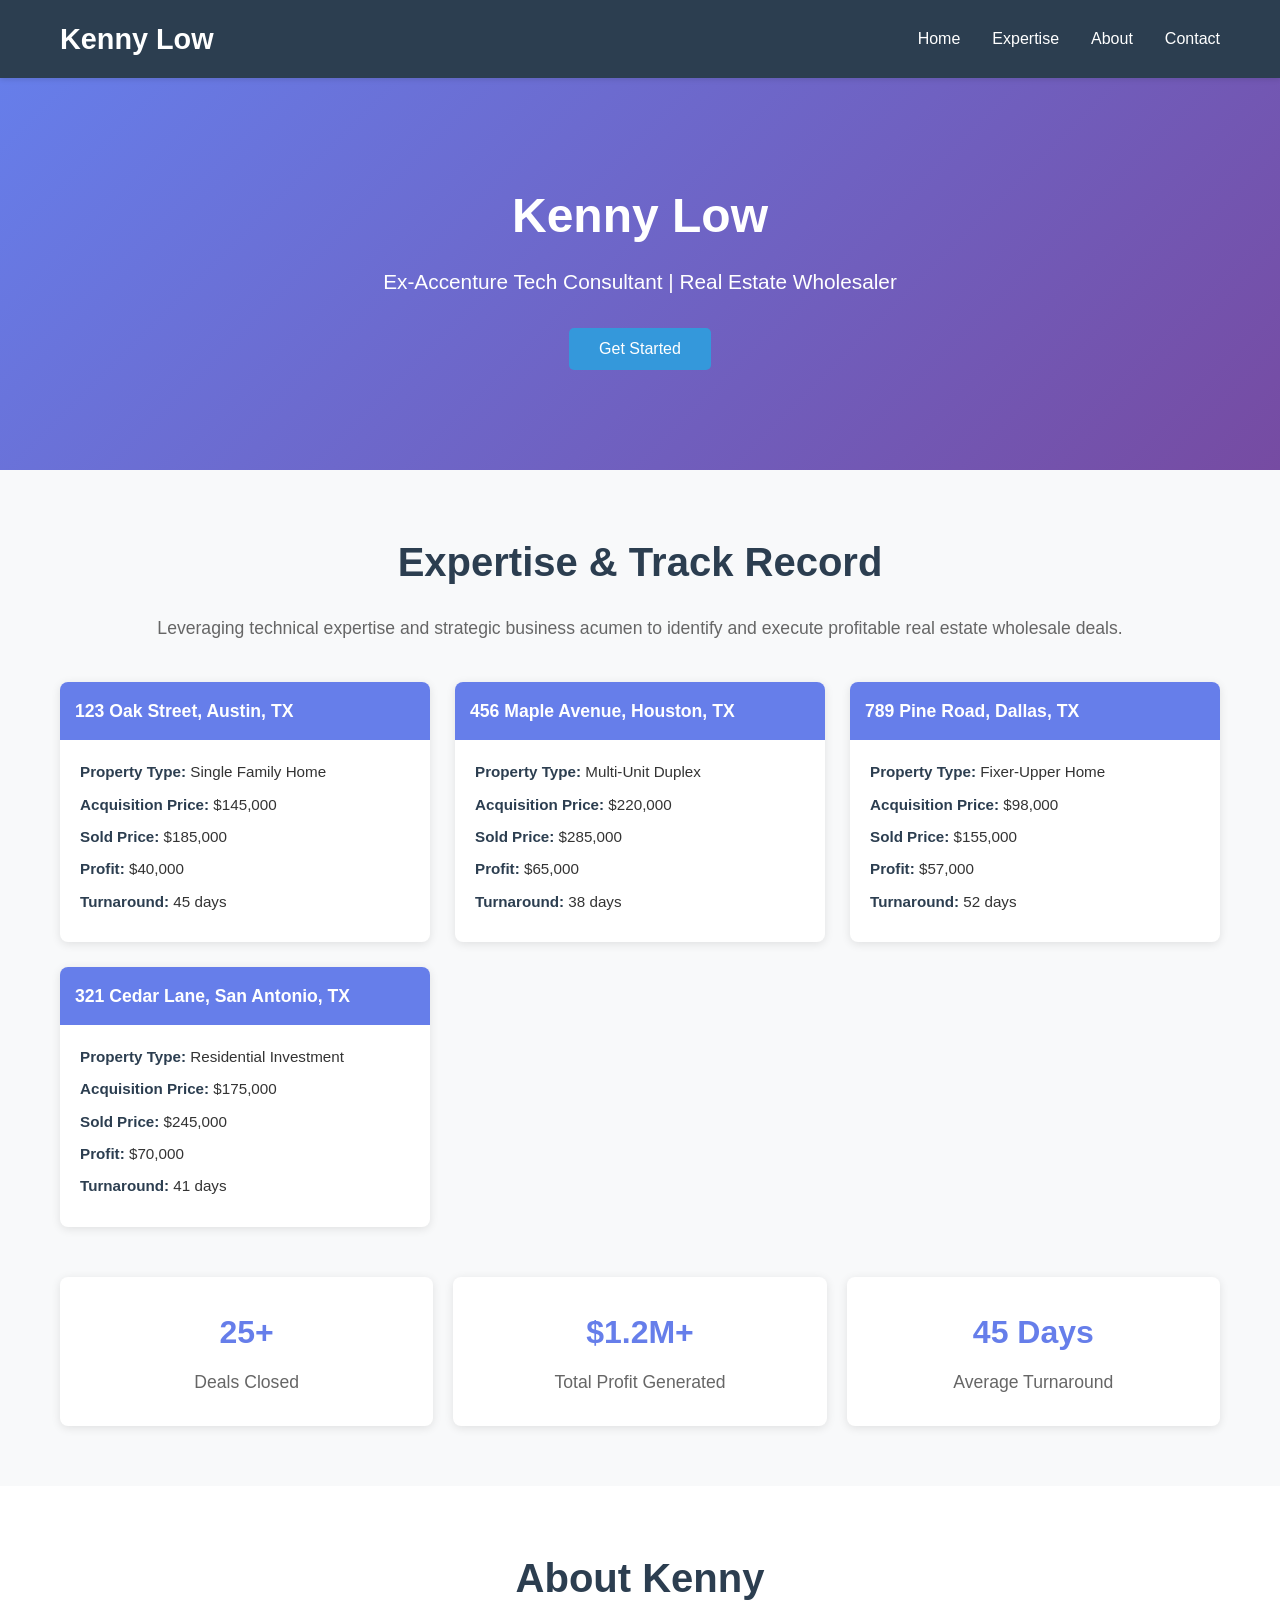
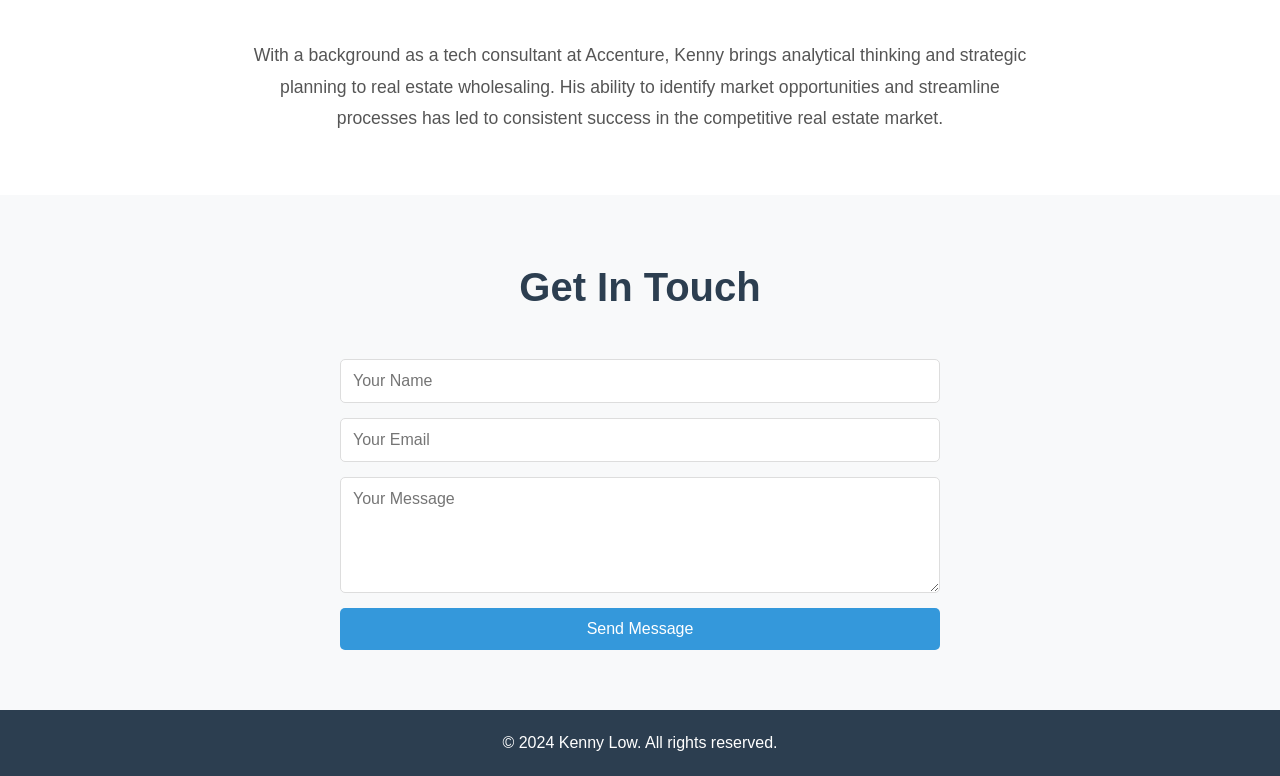
<file: index.html>
<!DOCTYPE html>
<html lang="en">
<head>
    <meta charset="UTF-8">
    <meta name="viewport" content="width=device-width, initial-scale=1.0">
    <title>Kenny Low - Real Estate Wholesaler</title>
    <link rel="stylesheet" href="styles.css">
</head>
<body>
    <nav class="navbar">
        <div class="container">
            <div class="logo">Kenny Low</div>
            <ul class="nav-links">
                <li><a href="#home">Home</a></li>
                <li><a href="#expertise">Expertise</a></li>
                <li><a href="#about">About</a></li>
                <li><a href="#contact">Contact</a></li>
            </ul>
        </div>
    </nav>

    <section id="home" class="hero">
        <div class="container">
            <h1>Kenny Low</h1>
            <p>Ex-Accenture Tech Consultant | Real Estate Wholesaler</p>
            <button class="cta-button">Get Started</button>
        </div>
    </section>

    <section id="expertise" class="expertise">
        <div class="container">
            <h2>Expertise & Track Record</h2>
            <p class="section-intro">Leveraging technical expertise and strategic business acumen to identify and execute profitable real estate wholesale deals.</p>
            
            <div class="properties-grid">
                <div class="property-card">
                    <div class="property-header">123 Oak Street, Austin, TX</div>
                    <div class="property-details">
                        <p><strong>Property Type:</strong> Single Family Home</p>
                        <p><strong>Acquisition Price:</strong> $145,000</p>
                        <p><strong>Sold Price:</strong> $185,000</p>
                        <p><strong>Profit:</strong> $40,000</p>
                        <p><strong>Turnaround:</strong> 45 days</p>
                    </div>
                </div>

                <div class="property-card">
                    <div class="property-header">456 Maple Avenue, Houston, TX</div>
                    <div class="property-details">
                        <p><strong>Property Type:</strong> Multi-Unit Duplex</p>
                        <p><strong>Acquisition Price:</strong> $220,000</p>
                        <p><strong>Sold Price:</strong> $285,000</p>
                        <p><strong>Profit:</strong> $65,000</p>
                        <p><strong>Turnaround:</strong> 38 days</p>
                    </div>
                </div>

                <div class="property-card">
                    <div class="property-header">789 Pine Road, Dallas, TX</div>
                    <div class="property-details">
                        <p><strong>Property Type:</strong> Fixer-Upper Home</p>
                        <p><strong>Acquisition Price:</strong> $98,000</p>
                        <p><strong>Sold Price:</strong> $155,000</p>
                        <p><strong>Profit:</strong> $57,000</p>
                        <p><strong>Turnaround:</strong> 52 days</p>
                    </div>
                </div>

                <div class="property-card">
                    <div class="property-header">321 Cedar Lane, San Antonio, TX</div>
                    <div class="property-details">
                        <p><strong>Property Type:</strong> Residential Investment</p>
                        <p><strong>Acquisition Price:</strong> $175,000</p>
                        <p><strong>Sold Price:</strong> $245,000</p>
                        <p><strong>Profit:</strong> $70,000</p>
                        <p><strong>Turnaround:</strong> 41 days</p>
                    </div>
                </div>
            </div>

            <div class="stats">
                <div class="stat">
                    <h3>25+</h3>
                    <p>Deals Closed</p>
                </div>
                <div class="stat">
                    <h3>$1.2M+</h3>
                    <p>Total Profit Generated</p>
                </div>
                <div class="stat">
                    <h3>45 Days</h3>
                    <p>Average Turnaround</p>
                </div>
            </div>
        </div>
    </section>

    <section id="about" class="about">
        <div class="container">
            <h2>About Kenny</h2>
            <p>With a background as a tech consultant at Accenture, Kenny brings analytical thinking and strategic planning to real estate wholesaling. His ability to identify market opportunities and streamline processes has led to consistent success in the competitive real estate market.</p>
        </div>
    </section>

    <section id="contact" class="contact">
        <div class="container">
            <h2>Get In Touch</h2>
            <form class="contact-form">
                <input type="text" placeholder="Your Name" required>
                <input type="email" placeholder="Your Email" required>
                <textarea placeholder="Your Message" rows="5" required></textarea>
                <button type="submit" class="cta-button">Send Message</button>
            </form>
        </div>
    </section>

    <footer>
        <div class="container">
            <p>&copy; 2024 Kenny Low. All rights reserved.</p>
        </div>
    </footer>
</body>
</html>
</file>
<file: styles.css>
* {
    margin: 0;
    padding: 0;
    box-sizing: border-box;
}

body {
    font-family: 'Segoe UI', Tahoma, Geneva, Verdana, sans-serif;
    line-height: 1.6;
    color: #333;
}

.container {
    max-width: 1200px;
    margin: 0 auto;
    padding: 0 20px;
}

/* Navbar */
.navbar {
    background-color: #2c3e50;
    color: white;
    padding: 1rem 0;
    position: sticky;
    top: 0;
    box-shadow: 0 2px 5px rgba(0,0,0,0.1);
}

.navbar .container {
    display: flex;
    justify-content: space-between;
    align-items: center;
}

.logo {
    font-size: 1.8rem;
    font-weight: bold;
}

.nav-links {
    display: flex;
    list-style: none;
    gap: 2rem;
}

.nav-links a {
    color: white;
    text-decoration: none;
    transition: color 0.3s;
}

.nav-links a:hover {
    color: #3498db;
}

/* Hero Section */
.hero {
    background: linear-gradient(135deg, #667eea 0%, #764ba2 100%);
    color: white;
    padding: 100px 0;
    text-align: center;
}

.hero h1 {
    font-size: 3rem;
    margin-bottom: 10px;
}

.hero p {
    font-size: 1.3rem;
    margin-bottom: 30px;
}

/* CTA Button */
.cta-button {
    background-color: #3498db;
    color: white;
    border: none;
    padding: 12px 30px;
    font-size: 1rem;
    border-radius: 5px;
    cursor: pointer;
    transition: background-color 0.3s;
}

.cta-button:hover {
    background-color: #2980b9;
}

/* Expertise Section */
.expertise {
    padding: 60px 0;
    background-color: #f8f9fa;
}

.expertise h2 {
    text-align: center;
    font-size: 2.5rem;
    margin-bottom: 20px;
    color: #2c3e50;
}

.section-intro {
    text-align: center;
    font-size: 1.1rem;
    color: #666;
    margin-bottom: 40px;
}

/* Properties Grid */
.properties-grid {
    display: grid;
    grid-template-columns: repeat(auto-fit, minmax(280px, 1fr));
    gap: 25px;
    margin-bottom: 50px;
}

.property-card {
    background: white;
    border-radius: 8px;
    box-shadow: 0 2px 10px rgba(0,0,0,0.1);
    overflow: hidden;
    transition: transform 0.3s, box-shadow 0.3s;
}

.property-card:hover {
    transform: translateY(-5px);
    box-shadow: 0 5px 20px rgba(0,0,0,0.15);
}

.property-header {
    background-color: #667eea;
    color: white;
    padding: 15px;
    font-weight: bold;
    font-size: 1.1rem;
}

.property-details {
    padding: 20px;
}

.property-details p {
    margin-bottom: 8px;
    font-size: 0.95rem;
}

.property-details strong {
    color: #2c3e50;
}

/* Stats Section */
.stats {
    display: grid;
    grid-template-columns: repeat(auto-fit, minmax(200px, 1fr));
    gap: 20px;
    margin-top: 40px;
}

.stat {
    background: white;
    padding: 30px;
    border-radius: 8px;
    text-align: center;
    box-shadow: 0 2px 10px rgba(0,0,0,0.1);
}

.stat h3 {
    font-size: 2rem;
    color: #667eea;
    margin-bottom: 10px;
}

.stat p {
    color: #666;
    font-size: 1.1rem;
}

/* About Section */
.about {
    padding: 60px 0;
    text-align: center;
}

.about h2 {
    font-size: 2.5rem;
    margin-bottom: 30px;
    color: #2c3e50;
}

.about p {
    font-size: 1.1rem;
    max-width: 800px;
    margin: 0 auto;
    line-height: 1.8;
    color: #555;
}

/* Contact Section */
.contact {
    background-color: #f8f9fa;
    padding: 60px 0;
}

.contact h2 {
    text-align: center;
    font-size: 2.5rem;
    margin-bottom: 40px;
    color: #2c3e50;
}

.contact-form {
    display: flex;
    flex-direction: column;
    max-width: 600px;
    margin: 0 auto;
    gap: 15px;
}

.contact-form input,
.contact-form textarea {
    padding: 12px;
    border: 1px solid #ddd;
    border-radius: 5px;
    font-size: 1rem;
    font-family: inherit;
}

.contact-form input:focus,
.contact-form textarea:focus {
    outline: none;
    border-color: #667eea;
    box-shadow: 0 0 5px rgba(102, 126, 234, 0.3);
}

/* Footer */
footer {
    background-color: #2c3e50;
    color: white;
    text-align: center;
    padding: 20px 0;
}

/* Responsive Design */
@media (max-width: 768px) {
    .nav-links {
        gap: 1rem;
    }

    .hero h1 {
        font-size: 2rem;
    }

    .hero p {
        font-size: 1rem;
    }

    .expertise h2,
    .about h2,
    .contact h2 {
        font-size: 1.8rem;
    }

    .properties-grid {
        grid-template-columns: 1fr;
    }

    .stats {
        grid-template-columns: 1fr;
    }
}
</file>
